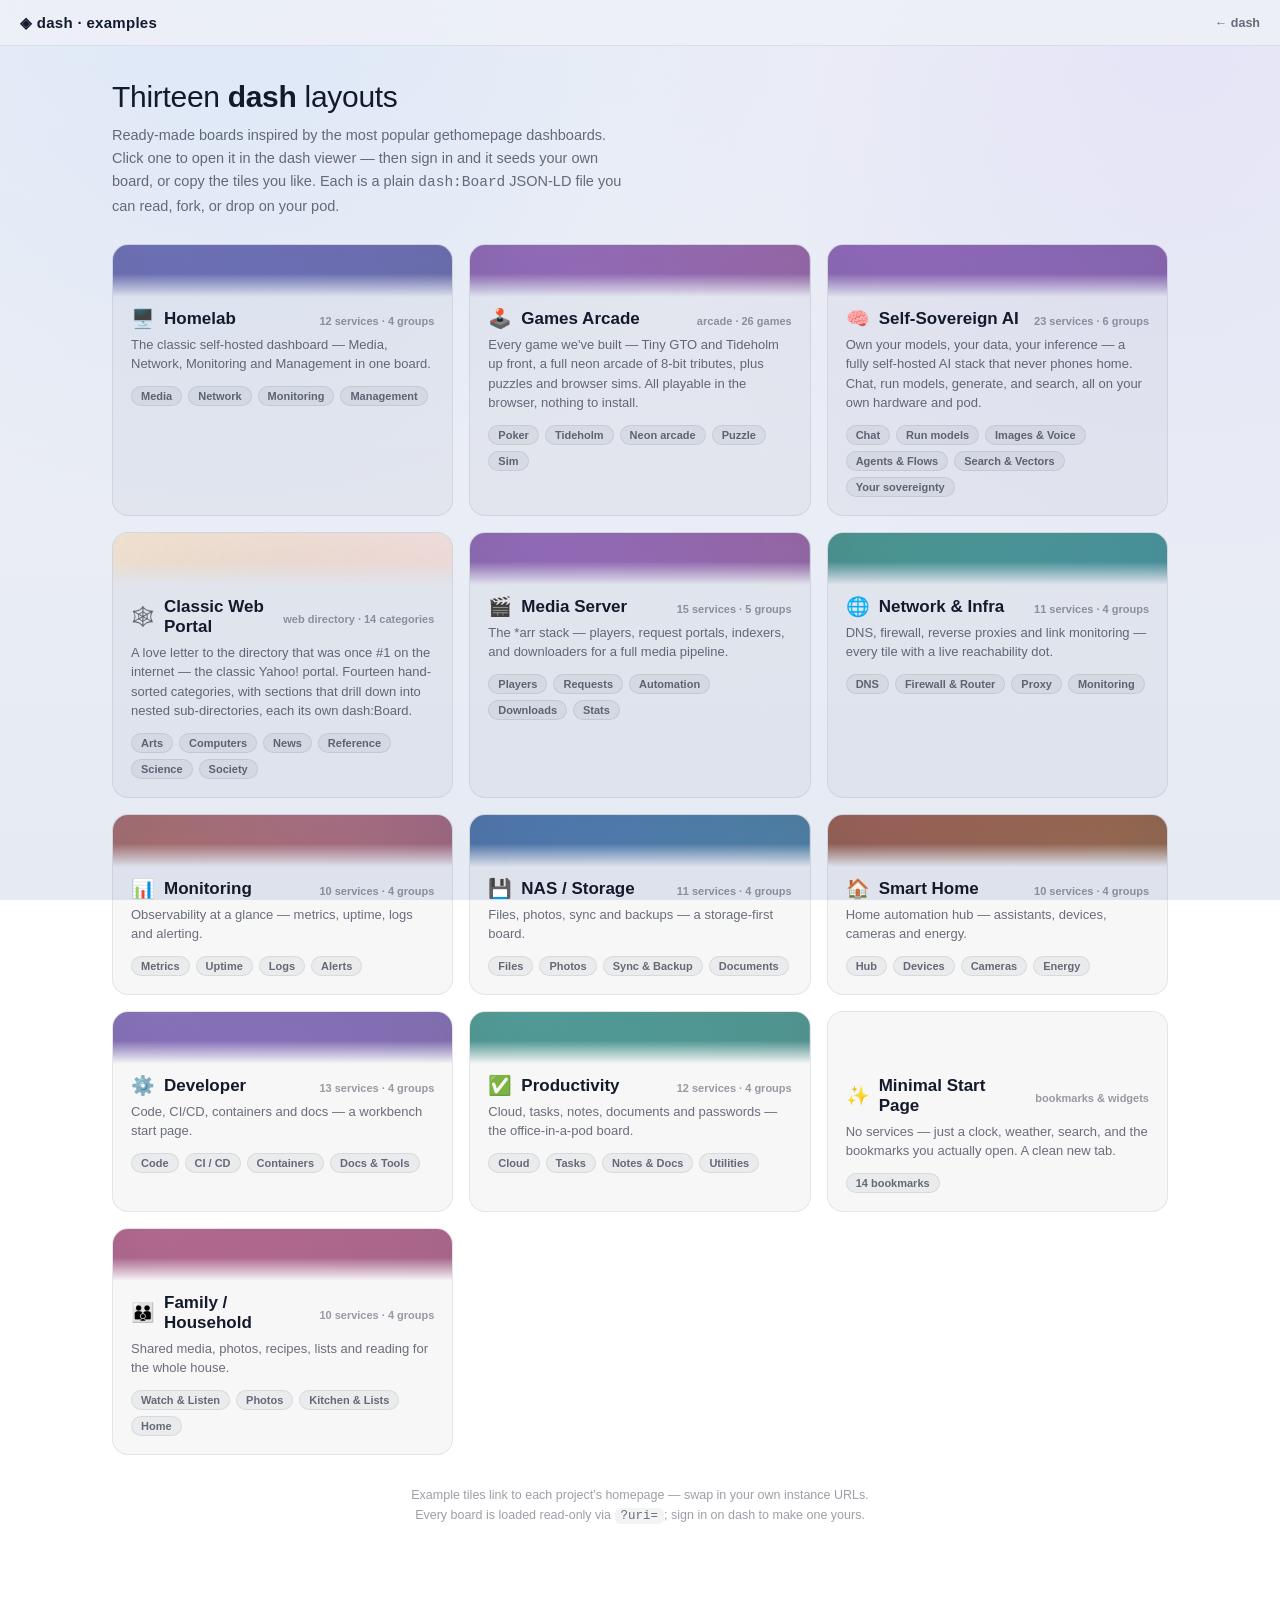
<file: examples/index.html>
<!doctype html>
<html lang="en">
<head>
<meta charset="utf-8">
<meta name="viewport" content="width=device-width, initial-scale=1, viewport-fit=cover">
<title>dash examples — 13 layouts</title>
<meta name="description" content="Thirteen ready-made dash boards — gethomepage classics, a games arcade, and a Yahoo!-style web directory: homelab, games arcade, self-sovereign AI, classic web portal, media, network, monitoring, NAS, smart home, dev, productivity, minimal, and family.">
<meta name="theme-color" content="#0b1020">
<meta property="og:type" content="website">
<meta property="og:url" content="https://solid-apps.github.io/dash/examples/">
<meta property="og:site_name" content="dash">
<meta property="og:title" content="dash examples — 13 layouts">
<meta property="og:description" content="Thirteen ready-made dash boards — gethomepage classics, a games arcade, and a Yahoo!-style web directory: homelab, games arcade, self-sovereign AI, classic web portal, media, network, monitoring, NAS, smart home, dev, productivity, minimal, and family.">
<meta property="og:image" content="https://solid-apps.github.io/dash/og.jpg">
<meta property="og:image:type" content="image/jpeg">
<meta property="og:image:width" content="1200">
<meta property="og:image:height" content="630">
<meta property="og:image:alt" content="dash — thirteen ready-made dashboard layouts, from gethomepage classics to a games arcade and a Yahoo!-style web directory.">
<meta name="twitter:card" content="summary_large_image">
<meta name="twitter:url" content="https://solid-apps.github.io/dash/examples/">
<meta name="twitter:title" content="dash examples — 13 layouts">
<meta name="twitter:description" content="Thirteen ready-made dash boards — gethomepage classics, a games arcade, and a Yahoo!-style web directory.">
<meta name="twitter:image" content="https://solid-apps.github.io/dash/og.jpg">
<link rel="icon" href="../favicon.svg" type="image/svg+xml">
<style>
  :root {
    --bg:#0b1020; --bg2:#0e1428; --panel:rgba(255,255,255,.04); --panel2:rgba(255,255,255,.07);
    --line:rgba(255,255,255,.08); --line2:rgba(255,255,255,.14); --text:#eef1f8; --dim:rgba(238,241,248,.62);
    --faint:rgba(238,241,248,.4); --accent:#6ea8fe; --accent2:#a78bfa; --accent-soft:rgba(110,168,254,.14);
  }
  @media (prefers-color-scheme: light) {
    :root { --bg:#eef1f7; --bg2:#e6eaf3; --panel:rgba(15,23,42,.03); --panel2:rgba(15,23,42,.05);
      --line:rgba(15,23,42,.08); --line2:rgba(15,23,42,.14); --text:#131a2b; --dim:rgba(19,26,43,.62);
      --faint:rgba(19,26,43,.42); --accent:#2563eb; --accent2:#7c3aed; --accent-soft:rgba(37,99,235,.1); }
  }
  * { box-sizing:border-box; margin:0; padding:0; }
  body { font-family:-apple-system,BlinkMacSystemFont,'Segoe UI',Roboto,sans-serif; color:var(--text); min-height:100vh;
    background: radial-gradient(circle at 18% -8%, rgba(110,168,254,.14), transparent 42%),
      radial-gradient(circle at 92% 4%, rgba(167,139,250,.12), transparent 40%),
      linear-gradient(180deg,var(--bg),var(--bg2)); background-attachment:fixed; -webkit-font-smoothing:antialiased; }
  .top { position:sticky; top:0; z-index:5; display:flex; align-items:center; justify-content:space-between;
    height:46px; padding:0 20px; background:color-mix(in srgb,var(--bg) 82%,transparent); backdrop-filter:blur(12px);
    border-bottom:1px solid var(--line); }
  .brand { font-weight:800; letter-spacing:.02em; font-size:15px; }
  .top a { color:var(--dim); font-size:12.5px; font-weight:600; text-decoration:none; }
  .top a:hover { color:var(--text); }
  main { max-width:1100px; margin:0 auto; padding:34px 22px 80px; }
  .hero h1 { font-size:30px; font-weight:300; letter-spacing:-.01em; }
  .hero h1 b { font-weight:700; }
  .hero p { color:var(--dim); font-size:14.5px; line-height:1.6; margin-top:10px; max-width:64ch; }
  .grid { display:grid; grid-template-columns:repeat(auto-fill,minmax(300px,1fr)); gap:16px; margin-top:26px; }
  .card { display:block; text-decoration:none; color:var(--text); background:var(--panel); border:1px solid var(--line);
    border-radius:16px; overflow:hidden; transition:border-color .15s, transform .1s, background .15s, box-shadow .15s; }
  .card:hover { border-color:var(--ca,var(--accent)); transform:translateY(-2px); background:var(--panel2);
    box-shadow:0 10px 30px -12px color-mix(in srgb, var(--ca,var(--accent)) 60%, transparent); }
  .card:focus-visible { outline:2px solid var(--ca,var(--accent)); outline-offset:2px; }
  /* preview band — a soft wash of the board's real background colours; low
     opacity so it blends with the page, and its bottom edge fades into the card */
  .c-bg { height:52px; background-size:cover !important; background-position:center !important; opacity:.72;
    -webkit-mask-image:linear-gradient(180deg,#000 0%,#000 55%,transparent 100%);
    mask-image:linear-gradient(180deg,#000 0%,#000 55%,transparent 100%); }
  .card:hover .c-bg { opacity:.85; }
  .c-body { padding:12px 18px 18px; }
  .c-top { display:flex; align-items:baseline; justify-content:space-between; gap:10px; }
  .c-title { display:flex; align-items:center; gap:9px; min-width:0; }
  .c-emoji { font-size:19px; line-height:1; }
  .c-meta { font-size:11px; color:var(--faint); font-weight:600; white-space:nowrap; }
  .card h2 { font-size:17px; font-weight:700; }
  .card:hover h2 { color:var(--ca,var(--accent)); }
  .card p { font-size:13px; color:var(--dim); line-height:1.5; margin-top:6px; min-height:39px; }
  .chips { display:flex; flex-wrap:wrap; gap:6px; margin-top:12px; }
  .chip { font-size:11px; font-weight:600; color:var(--dim); background:var(--panel2); border:1px solid var(--line);
    border-radius:999px; padding:3px 9px; }
  .foot { margin-top:30px; font-size:12.5px; color:var(--faint); line-height:1.6; text-align:center; }
  .foot code { font-family:ui-monospace,Menlo,monospace; background:var(--panel2); padding:1px 6px; border-radius:5px; color:var(--dim); }
</style>
</head>
<body>
  <div class="top"><span class="brand">◈ dash · examples</span><a href="../index.html">← dash</a></div>
  <main>
    <div class="hero">
      <h1>Thirteen <b>dash</b> layouts</h1>
      <p>Ready-made boards inspired by the most popular gethomepage dashboards. Click one to open it in the dash viewer — then sign in and it seeds your own board, or copy the tiles you like. Each is a plain <code>dash:Board</code> JSON-LD file you can read, fork, or drop on your pod.</p>
    </div>
    <div class="grid">
      <a class="card" style="--ca:#6366f1" href="homelab.html">
        <div class="c-bg" style="background:radial-gradient(1100px 820px at 12% -8%, color-mix(in srgb, #6366f1 48%, transparent), transparent 55%), radial-gradient(1000px 720px at 95% 20%, color-mix(in srgb, #6366f1 32%, transparent), transparent 55%), radial-gradient(1000px 760px at 55% 120%, color-mix(in srgb, #6366f1 20%, transparent), transparent 55%), linear-gradient(180deg,#0a0a14,#0a0c17)"></div>
        <div class="c-body">
          <div class="c-top"><span class="c-title"><span class="c-emoji">🖥️</span><h2>Homelab</h2></span><span class="c-meta">12 services · 4 groups</span></div>
          <p>The classic self-hosted dashboard — Media, Network, Monitoring and Management in one board.</p>
          <div class="chips"><span class="chip">Media</span><span class="chip">Network</span><span class="chip">Monitoring</span><span class="chip">Management</span></div>
        </div>
      </a>
      <a class="card" style="--ca:#22d3ee" href="games.html">
        <div class="c-bg" style="background:radial-gradient(1100px 760px at 18% 0%, rgba(168,85,247,.44), transparent 55%), radial-gradient(1000px 720px at 92% 26%, rgba(236,72,153,.34), transparent 55%), radial-gradient(1200px 820px at 40% 120%, rgba(99,102,241,.3), transparent 55%), linear-gradient(180deg,#0c0518,#0a0a1e)"></div>
        <div class="c-body">
          <div class="c-top"><span class="c-title"><span class="c-emoji">🕹️</span><h2>Games Arcade</h2></span><span class="c-meta">arcade · 26 games</span></div>
          <p>Every game we've built — Tiny GTO and Tideholm up front, a full neon arcade of 8-bit tributes, plus puzzles and browser sims. All playable in the browser, nothing to install.</p>
          <div class="chips"><span class="chip">Poker</span><span class="chip">Tideholm</span><span class="chip">Neon arcade</span><span class="chip">Puzzle</span><span class="chip">Sim</span></div>
        </div>
      </a>
      <a class="card" style="--ca:#a855f7" href="ai.html">
        <div class="c-bg" style="background:radial-gradient(1100px 820px at 12% -8%, color-mix(in srgb, #a855f7 48%, transparent), transparent 55%), radial-gradient(1000px 720px at 95% 20%, color-mix(in srgb, #a855f7 32%, transparent), transparent 55%), radial-gradient(1000px 760px at 55% 120%, color-mix(in srgb, #a855f7 20%, transparent), transparent 55%), linear-gradient(180deg,#0a0a14,#0a0c17)"></div>
        <div class="c-body">
          <div class="c-top"><span class="c-title"><span class="c-emoji">🧠</span><h2>Self-Sovereign AI</h2></span><span class="c-meta">23 services · 6 groups</span></div>
          <p>Own your models, your data, your inference — a fully self-hosted AI stack that never phones home. Chat, run models, generate, and search, all on your own hardware and pod.</p>
          <div class="chips"><span class="chip">Chat</span><span class="chip">Run models</span><span class="chip">Images &amp; Voice</span><span class="chip">Agents &amp; Flows</span><span class="chip">Search &amp; Vectors</span><span class="chip">Your sovereignty</span></div>
        </div>
      </a>
      <a class="card" style="--ca:#7c3aed" href="yahoo.html">
        <div class="c-bg" style="background:radial-gradient(1100px 800px at 14% -12%, rgba(251,191,36,.20), transparent 55%), radial-gradient(1000px 720px at 92% 8%, rgba(244,114,182,.16), transparent 55%), radial-gradient(1000px 780px at 50% 120%, rgba(129,140,248,.12), transparent 55%), linear-gradient(180deg,#fbf7f0,#f4ecdf)"></div>
        <div class="c-body">
          <div class="c-top"><span class="c-title"><span class="c-emoji">🕸️</span><h2>Classic Web Portal</h2></span><span class="c-meta">web directory · 14 categories</span></div>
          <p>A love letter to the directory that was once #1 on the internet — the classic Yahoo! portal. Fourteen hand-sorted categories, with sections that drill down into nested sub-directories, each its own dash:Board.</p>
          <div class="chips"><span class="chip">Arts</span><span class="chip">Computers</span><span class="chip">News</span><span class="chip">Reference</span><span class="chip">Science</span><span class="chip">Society</span></div>
        </div>
      </a>
      <a class="card" style="--ca:#f43f5e" href="media.html">
        <div class="c-bg" style="background:radial-gradient(1100px 760px at 18% 0%, rgba(168,85,247,.44), transparent 55%), radial-gradient(1000px 720px at 92% 26%, rgba(236,72,153,.34), transparent 55%), radial-gradient(1200px 820px at 40% 120%, rgba(99,102,241,.3), transparent 55%), linear-gradient(180deg,#0c0518,#0a0a1e)"></div>
        <div class="c-body">
          <div class="c-top"><span class="c-title"><span class="c-emoji">🎬</span><h2>Media Server</h2></span><span class="c-meta">15 services · 5 groups</span></div>
          <p>The *arr stack — players, request portals, indexers, and downloaders for a full media pipeline.</p>
          <div class="chips"><span class="chip">Players</span><span class="chip">Requests</span><span class="chip">Automation</span><span class="chip">Downloads</span><span class="chip">Stats</span></div>
        </div>
      </a>
      <a class="card" style="--ca:#10b981" href="network.html">
        <div class="c-bg" style="background:radial-gradient(1100px 760px at 12% 6%, rgba(16,185,129,.42), transparent 55%), radial-gradient(1000px 720px at 92% 18%, rgba(6,182,212,.36), transparent 55%), radial-gradient(1200px 820px at 50% 120%, rgba(59,130,246,.26), transparent 55%), linear-gradient(180deg,#04120f,#06101e)"></div>
        <div class="c-body">
          <div class="c-top"><span class="c-title"><span class="c-emoji">🌐</span><h2>Network &amp; Infra</h2></span><span class="c-meta">11 services · 4 groups</span></div>
          <p>DNS, firewall, reverse proxies and link monitoring — every tile with a live reachability dot.</p>
          <div class="chips"><span class="chip">DNS</span><span class="chip">Firewall &amp; Router</span><span class="chip">Proxy</span><span class="chip">Monitoring</span></div>
        </div>
      </a>
      <a class="card" style="--ca:#f59e0b" href="monitoring.html">
        <div class="c-bg" style="background:radial-gradient(1100px 760px at 14% 112%, rgba(249,115,22,.38), transparent 55%), radial-gradient(1000px 720px at 82% 100%, rgba(236,72,153,.3), transparent 55%), radial-gradient(1100px 820px at 60% -6%, rgba(139,92,246,.3), transparent 55%), linear-gradient(180deg,#170b1f,#0c0716)"></div>
        <div class="c-body">
          <div class="c-top"><span class="c-title"><span class="c-emoji">📊</span><h2>Monitoring</h2></span><span class="c-meta">10 services · 4 groups</span></div>
          <p>Observability at a glance — metrics, uptime, logs and alerting.</p>
          <div class="chips"><span class="chip">Metrics</span><span class="chip">Uptime</span><span class="chip">Logs</span><span class="chip">Alerts</span></div>
        </div>
      </a>
      <a class="card" style="--ca:#0ea5e9" href="nas.html">
        <div class="c-bg" style="background:radial-gradient(1200px 820px at 18% 0%, rgba(37,99,235,.42), transparent 55%), radial-gradient(1000px 720px at 92% 44%, rgba(20,184,166,.32), transparent 55%), radial-gradient(1000px 760px at 50% 120%, rgba(59,130,246,.2), transparent 55%), linear-gradient(180deg,#04101f,#061427)"></div>
        <div class="c-body">
          <div class="c-top"><span class="c-title"><span class="c-emoji">💾</span><h2>NAS / Storage</h2></span><span class="c-meta">11 services · 4 groups</span></div>
          <p>Files, photos, sync and backups — a storage-first board.</p>
          <div class="chips"><span class="chip">Files</span><span class="chip">Photos</span><span class="chip">Sync &amp; Backup</span><span class="chip">Documents</span></div>
        </div>
      </a>
      <a class="card" style="--ca:#f97316" href="smarthome.html">
        <div class="c-bg" style="background:radial-gradient(1100px 760px at 14% 0%, rgba(239,68,68,.36), transparent 55%), radial-gradient(1000px 720px at 86% 92%, rgba(245,158,11,.3), transparent 55%), linear-gradient(180deg,#170806,#0e0a08)"></div>
        <div class="c-body">
          <div class="c-top"><span class="c-title"><span class="c-emoji">🏠</span><h2>Smart Home</h2></span><span class="c-meta">10 services · 4 groups</span></div>
          <p>Home automation hub — assistants, devices, cameras and energy.</p>
          <div class="chips"><span class="chip">Hub</span><span class="chip">Devices</span><span class="chip">Cameras</span><span class="chip">Energy</span></div>
        </div>
      </a>
      <a class="card" style="--ca:#8b5cf6" href="dev.html">
        <div class="c-bg" style="background:radial-gradient(1100px 820px at 12% -8%, color-mix(in srgb, #8b5cf6 48%, transparent), transparent 55%), radial-gradient(1000px 720px at 95% 20%, color-mix(in srgb, #8b5cf6 32%, transparent), transparent 55%), radial-gradient(1000px 760px at 55% 120%, color-mix(in srgb, #8b5cf6 20%, transparent), transparent 55%), linear-gradient(180deg,#0a0a14,#0a0c17)"></div>
        <div class="c-body">
          <div class="c-top"><span class="c-title"><span class="c-emoji">⚙️</span><h2>Developer</h2></span><span class="c-meta">13 services · 4 groups</span></div>
          <p>Code, CI/CD, containers and docs — a workbench start page.</p>
          <div class="chips"><span class="chip">Code</span><span class="chip">CI / CD</span><span class="chip">Containers</span><span class="chip">Docs &amp; Tools</span></div>
        </div>
      </a>
      <a class="card" style="--ca:#14b8a6" href="productivity.html">
        <div class="c-bg" style="background:radial-gradient(1100px 820px at 12% -8%, color-mix(in srgb, #14b8a6 48%, transparent), transparent 55%), radial-gradient(1000px 720px at 95% 20%, color-mix(in srgb, #14b8a6 32%, transparent), transparent 55%), radial-gradient(1000px 760px at 55% 120%, color-mix(in srgb, #14b8a6 20%, transparent), transparent 55%), linear-gradient(180deg,#0a0a14,#0a0c17)"></div>
        <div class="c-body">
          <div class="c-top"><span class="c-title"><span class="c-emoji">✅</span><h2>Productivity</h2></span><span class="c-meta">12 services · 4 groups</span></div>
          <p>Cloud, tasks, notes, documents and passwords — the office-in-a-pod board.</p>
          <div class="chips"><span class="chip">Cloud</span><span class="chip">Tasks</span><span class="chip">Notes &amp; Docs</span><span class="chip">Utilities</span></div>
        </div>
      </a>
      <a class="card" style="--ca:#64748b" href="minimal.html">
        <div class="c-bg" style="background:center/cover no-repeat url('https://images.unsplash.com/photo-1441974231531-c6227db76b6e?auto=format&fit=crop&w=1600&q=60')"></div>
        <div class="c-body">
          <div class="c-top"><span class="c-title"><span class="c-emoji">✨</span><h2>Minimal Start Page</h2></span><span class="c-meta">bookmarks & widgets</span></div>
          <p>No services — just a clock, weather, search, and the bookmarks you actually open. A clean new tab.</p>
          <div class="chips"><span class="chip">14 bookmarks</span></div>
        </div>
      </a>
      <a class="card" style="--ca:#ec4899" href="family.html">
        <div class="c-bg" style="background:radial-gradient(1100px 820px at 12% -8%, color-mix(in srgb, #ec4899 48%, transparent), transparent 55%), radial-gradient(1000px 720px at 95% 20%, color-mix(in srgb, #ec4899 32%, transparent), transparent 55%), radial-gradient(1000px 760px at 55% 120%, color-mix(in srgb, #ec4899 20%, transparent), transparent 55%), linear-gradient(180deg,#0a0a14,#0a0c17)"></div>
        <div class="c-body">
          <div class="c-top"><span class="c-title"><span class="c-emoji">👪</span><h2>Family / Household</h2></span><span class="c-meta">10 services · 4 groups</span></div>
          <p>Shared media, photos, recipes, lists and reading for the whole house.</p>
          <div class="chips"><span class="chip">Watch &amp; Listen</span><span class="chip">Photos</span><span class="chip">Kitchen &amp; Lists</span><span class="chip">Home</span></div>
        </div>
      </a>
    </div>
    <div class="foot">
      Example tiles link to each project's homepage — swap in your own instance URLs.<br>
      Every board is loaded read-only via <code>?uri=</code>; sign in on dash to make one yours.
    </div>
  </main>
</body>
</html>
</file>
